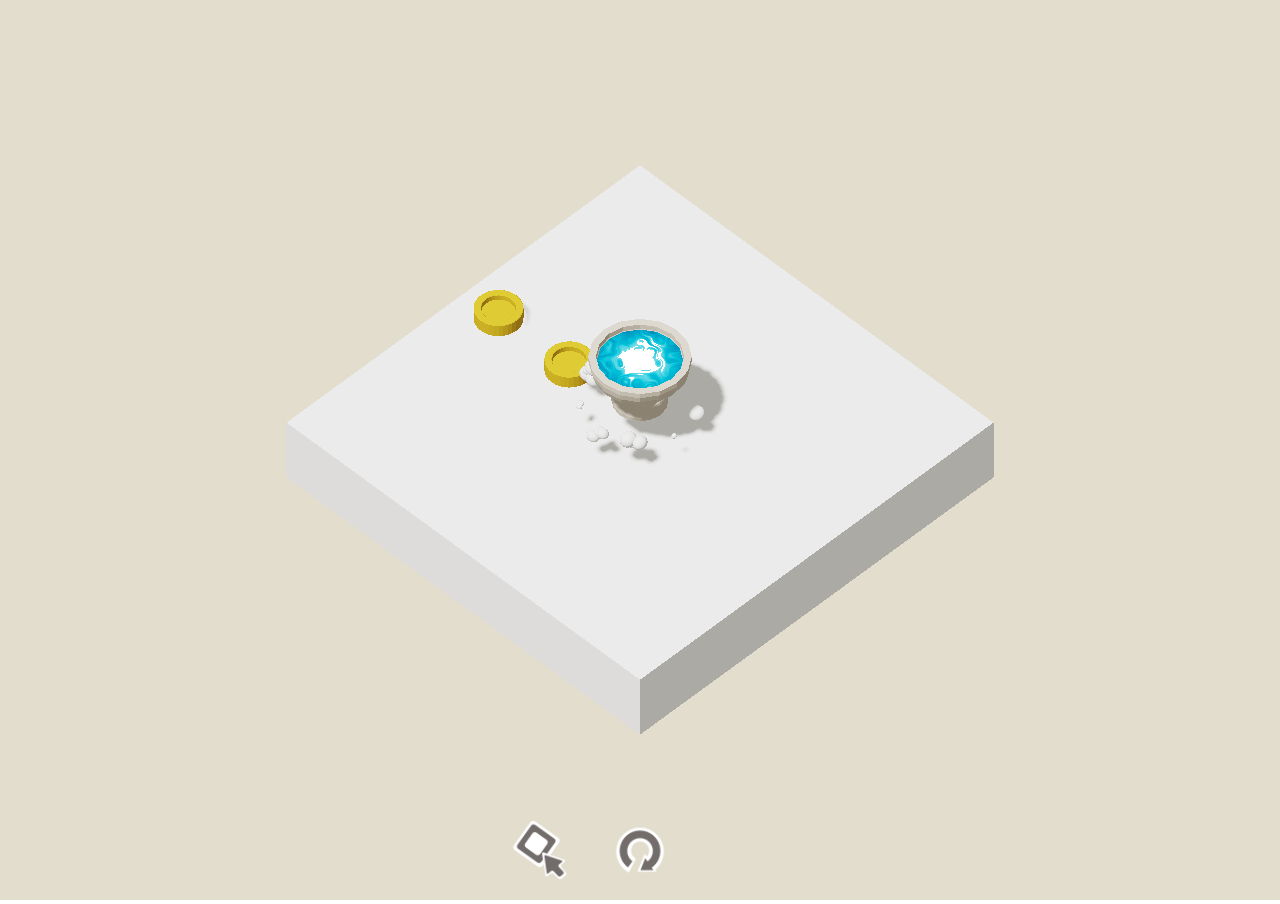
<file: SmallWorld/index.html>
<!doctype html><html lang="zh"><head><meta charset="utf-8"><title>small world</title><link rel="icon" href="./favicon-32x32.png"><meta name="viewport" content="width=device-width,initial-scale=1,maximum-scale=1,minimum-scale=1,user-scalable=no,target-densitydpi=device-dpi"/><style>*{
  margin: 0;
  padding: 0;
}
html {
  touch-action: none;
  user-select:none;
}
body, html{
  width: 100%;
  height: 100%;
  overflow: hidden;
}
canvas {
  width: 100vw;
  height: 100vh;
}
img {
  position: absolute;
  top: 50%;
  left: 50%;
  margin-left: -100px;
  width: 200px;
  height: 30PX;
  transform: translate(-50%, -50%);
  opacity: 0.3;
}</style></head><body><script>window.addEventListener('contextmenu', function(e) {
  e.preventDefault()
})
document.body.addEventListener('touchmove', function(e) {
  e.preventDefault()
})</script><script src="main.js"></script></body></html>
</file>
